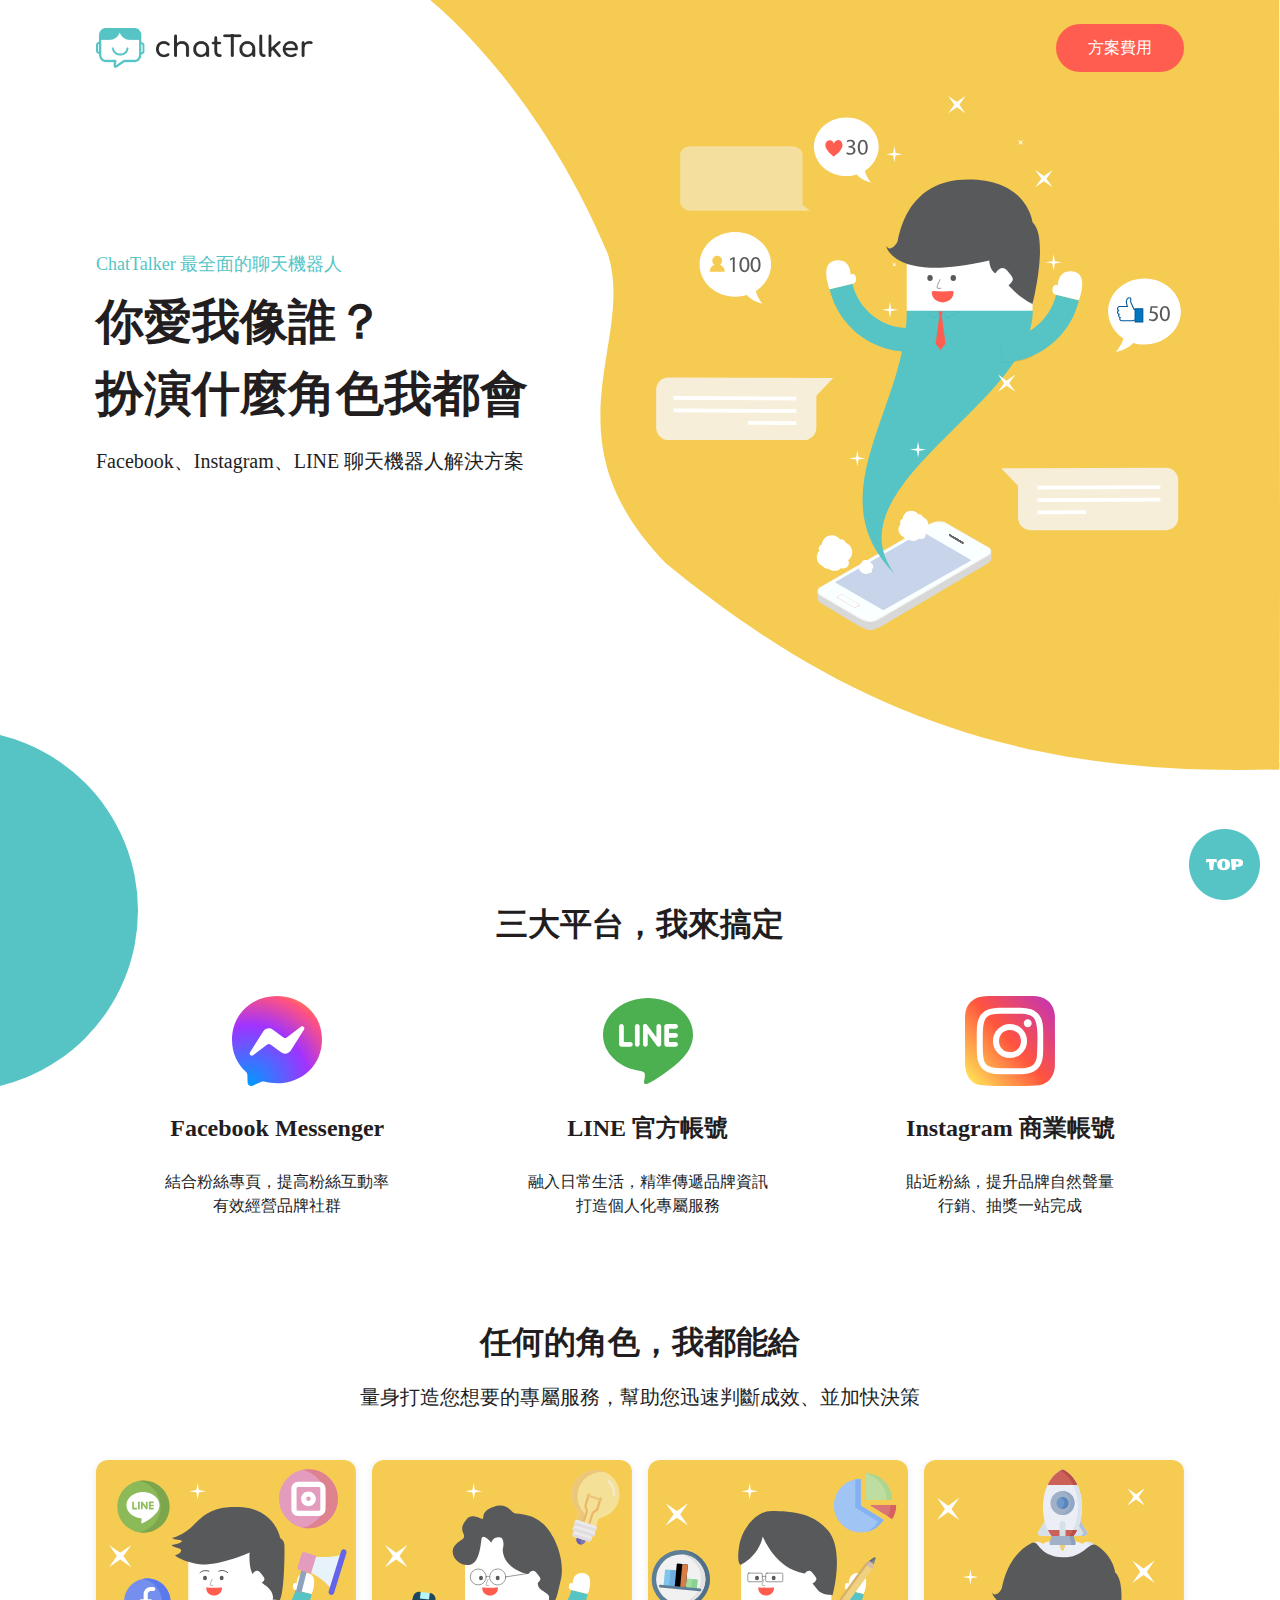
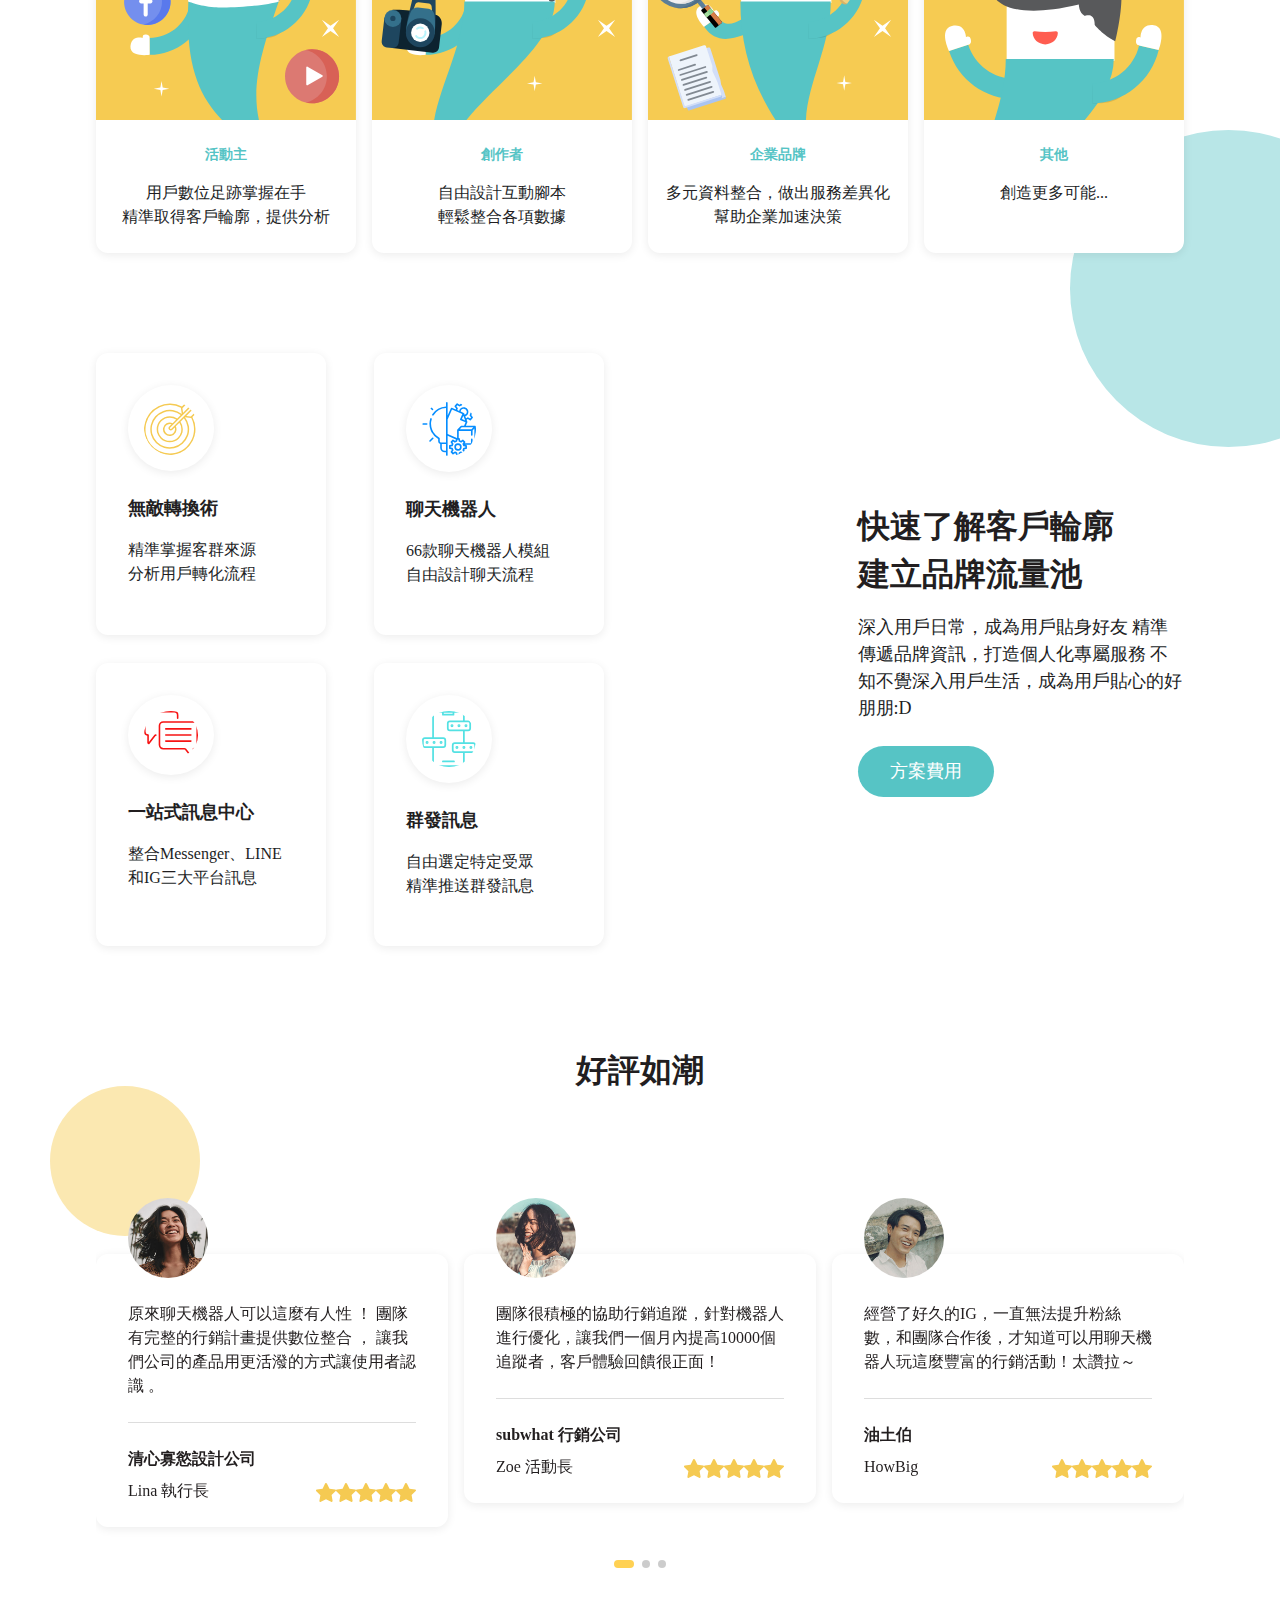
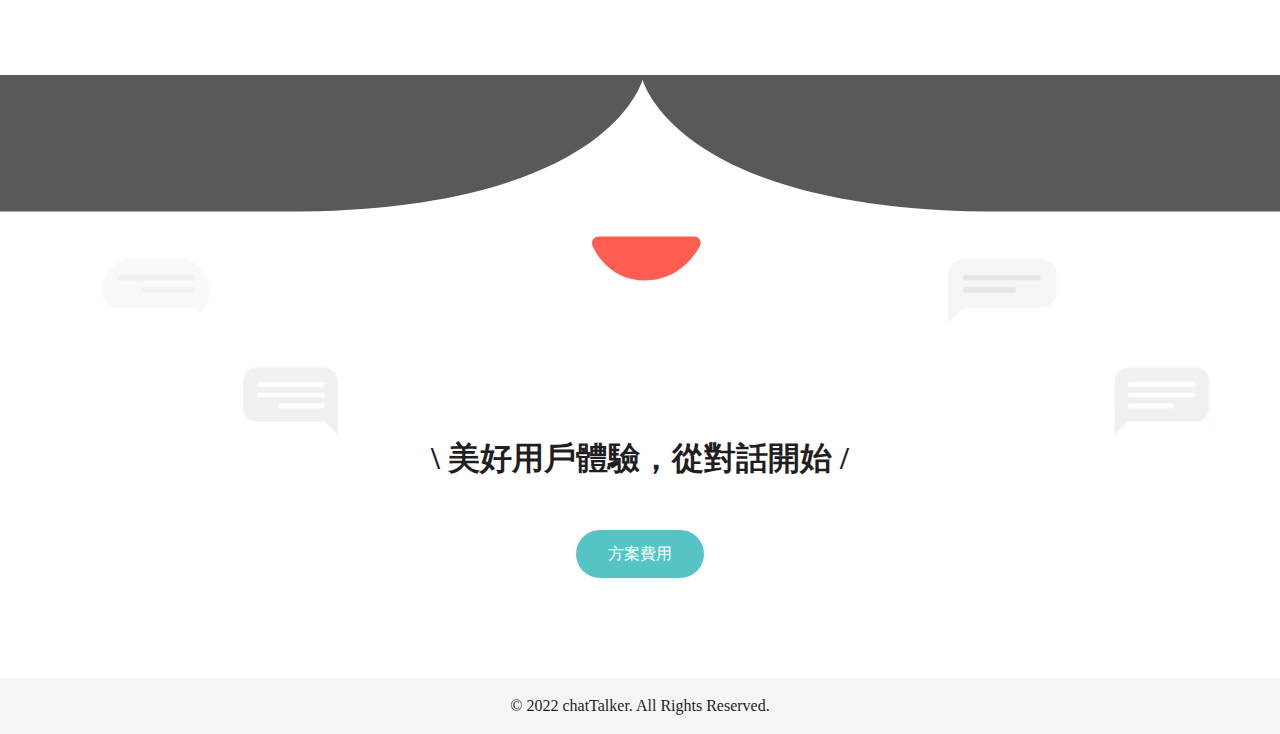
<file: index.html>
<!DOCTYPE html>
<html lang="en">

<head>
    <meta charset="UTF-8">
    <meta http-equiv="X-UA-Compatible" content="IE=edge">
    <meta name="viewport" content="width=device-width, initial-scale=1.0">
    <link rel="stylesheet" href="https://unpkg.com/swiper@8/swiper-bundle.min.css" />
    <link rel="stylesheet" href="scss/all.css">

    <title>ChatTalker</title>
</head>

<body>
    <a href="#" class="sitckey">
        <img src="img/top.png" alt="top">
    </a>
    <!-- ChatTalker 最全面的聊天機器人 -->
    <header class="header h100 bg-header ">
        <div class="navbar container mb-lg-5">
            <a href="index.html">
                <img src="img/logo.png" alt="chatTalker" class="navbar-logo">
            </a>
            <a href="cost.html" class="btn btn-warning btn-lg btn-round">方案費用</a>
        </div>
        <div class="container">
            <div class="banner">
                <div class="banner-title">
                    <span class="text-secondary font-4 font-lg-4 mb-1">ChatTalker 最全面的聊天機器人</span>
                    <h1 class="font-lg-1 mb-2">
                        你愛我像誰？<br>扮演什麼角色我都會
                    </h1>
                    <p class="font-3 font-lg-4">Facebook、Instagram、LINE 聊天機器人解決方案</p>
                </div>
                <div class="banner-img"></div>
            </div>
        </div>
        <div class="ball-top"></div>
    </header>
    <!-- 三大平台，我來搞定 -->
    <section class="container mb-7 mb-lg-7">
        <h2 class="text-center font-1 font-lg-2 mb-5 mb-lg-5">三大平台，我來搞定</h2>
        <ul class="d-flex justify-content-around text-center flex-lg-column">
            <li class="card mb-lg-4 bg-transparent">
                <img src="img/messenger.svg" alt="" class="card-img w-img-3 mb-3 mb-lg-2">
                <h3 class="font-2 font-lg-3 mb-3 mb-lg-2">Facebook Messenger</h3>
                <p>結合粉絲專頁，提高粉絲互動率 <br> 有效經營品牌社群</p>
            </li>
            <li class="card mb-lg-4 bg-transparent">
                <img src="img/line.svg" alt="" class="card-img w-img-3 mb-3 mb-lg-2">
                <h3 class="font-2 font-lg-3 mb-3 mb-lg-2">LINE 官方帳號</h3>
                <p>融入日常生活，精準傳遞品牌資訊 <br> 打造個人化專屬服務</p>
            </li>
            <li class="card mb-lg-4 bg-transparent">
                <img src="img/instagram.svg" alt="" class="card-img w-img-3 mb-3 mb-lg-2">
                <h3 class="font-2 font-lg-3 mb-3 mb-lg-2">Instagram 商業帳號</h3>
                <p>貼近粉絲，提升品牌自然聲量 <br> 行銷、抽獎一站完成</p>
            </li>
        </ul>
    </section>
    <!-- 任何的角色，我都能給 -->
    <section class="mb-7 mb-lg-7 position-relative ">
        <div class="ball-center"></div>
        <div class="container">
            <h2 class="text-center font-1 font-lg-2 mb-2">任何的角色，我都能給</h2>
            <p class="text-center font-3 font-lg-3 mb-5 mb-lg-5">量身打造您想要的專屬服務，幫助您迅速判斷成效、並加快決策</p>
            <ul class="d-flex text-center gap-column-1 flex-lg-wrap justify-lg-content-center">
                <li class="card shadow mb-lg-4 w-lg-50 w-sm-100">
                    <img src="img/ch01.svg" alt="" class="card-img">
                    <div class="card-body pt-2 ps-1 pe-1 pb-2">
                        <h3 class="font-5 text-secondary mb-2">活動主</h3>
                        <p>用戶數位足跡掌握在手 <br> 精準取得客戶輪廓，提供分析</p>
                    </div>
                </li>
                <li class="card shadow mb-lg-4 w-lg-50 w-sm-100">
                    <img src="img/ch02.svg" alt="" class="card-img">
                    <div class="card-body pt-2 ps-1 pe-1 pb-2">
                        <h3 class="font-5 text-secondary mb-2">創作者</h3>
                        <p>自由設計互動腳本 <br> 輕鬆整合各項數據</p>
                    </div>
                </li>
                <li class="card shadow mb-lg-4 w-lg-50 w-sm-100">
                    <img src="img/ch03.svg" alt="" class="card-img">
                    <div class="card-body pt-2 ps-1 pe-1 pb-2">
                        <h3 class="font-5 text-secondary mb-2">企業品牌</h3>
                        <p>多元資料整合，做出服務差異化<br> 幫助企業加速決策</p>
                    </div>
                </li>
                <li class="card shadow mb-lg-4 w-lg-50 w-sm-100">
                    <img src="img/ch04.svg" alt="" class="card-img">
                    <div class="card-body pt-2 ps-1 pe-1 pb-2">
                        <h3 class="font-5 text-secondary mb-2">其他</h3>
                        <p>創造更多可能...</p>
                    </div>
                </li>
            </ul>
        </div>
    </section>
    <!-- 快速了解客戶輪廓 建立品牌流量池 -->
    <section class="container mb-7 mb-lg-7">
        <div class="d-flex justify-content-between align-items-center flex-row-reverse flex-lg-column">
            <div class="mb-lg-5 w-30 w-lg-100 text-lg-center">
                <h2 class="font-1 font-lg-2 mb-2">快速了解客戶輪廓 <br> 建立品牌流量池</h2>
                <p class="font-4 font-lg-4 mb-3 mb-lg-2">深入用戶日常，成為用戶貼身好友 精準傳遞品牌資訊，打造個人化專屬服務 不知不覺深入用戶生活，成為用戶貼心的好朋朋:D</p>
                <a href="#" class="btn btn-primary btn-round font-4">方案費用</a>
            </div>
            <ul class="d-flex flex-wrap justify-lg-content-center gap-row-1 gap-column-3 flex-md-column">
                <li class="card shadow flex w-1 pt-3 ps-3 pe-3 pb-4">
                    <img src="img/icon01.svg" alt="" class="card-img rounded-pill shadow mb-3 w-img-2 p-1">
                    <div class="card-body">
                        <h3 class="font-4 mb-2 mb-lg-3">無敵轉換術</h3>
                        <p>精準掌握客群來源<br> 分析用戶轉化流程</p>
                    </div>
                </li>
                <li class="card shadow flex w-1 pt-3 ps-3 pe-3 pb-4">
                    <img src="img/icon02.svg" alt="" class="card-img rounded-pill shadow mb-3 w-img-2 p-1">
                    <div class="card-body">
                        <h3 class="font-4 mb-2 mb-lg-3">聊天機器人</h3>
                        <p>66款聊天機器人模組<br> 自由設計聊天流程</p>
                    </div>
                </li>
                <li class="card shadow flex w-1 pt-3 ps-3 pe-3 pb-4">
                    <img src="img/icon03.svg" alt="" class="card-img rounded-pill shadow mb-3 w-img-2 p-1">
                    <div class="card-body">
                        <h3 class="font-4 mb-2 mb-lg-3">一站式訊息中心</h3>
                        <p>整合Messenger、LINE<br>和IG三大平台訊息</p>
                    </div>
                </li>
                <li class="card shadow flex w-1 pt-3 ps-3 pe-3 pb-4">
                    <img src="img/icon04.svg" alt="" class="card-img rounded-pill shadow mb-3 w-img-2 p-1">
                    <div class="card-body">
                        <h3 class="font-4 mb-2 mb-lg-3">群發訊息</h3>
                        <p>自由選定特定受眾<br> 精準推送群發訊息</p>
                    </div>
                </li>
            </ul>
        </div>
    </section>
    <!-- 好評如潮 -->
    <section class="mb-7 mb-lg-7 position-relative">
        <div class="ball-end"></div>
        <h2 class="font-1 font-lg-2 text-center mb-7 mb-lg-8">好評如潮</h2>
        <div class="container">
            <!-- 輪播 -->
            <div class="swiper" id="mySwiper">
                <ul class="swiper-wrapper mb-1 align-items-stretch">
                    <li class="card swiper-slide shadow pt-5 pt-4 ps-3 pe-3 pb-2 ps-lg-1 pe-lg-1 pb-lg-1">
                        <img src="img/user01.jpg" alt=""
                            class="card-img w-img-1 rounded-pill position-absolute top--56 start-32">
                        <div class="card-body mb-3 mb-lg-2">
                            <p>原來聊天機器人可以這麼有人性 ！ 團隊有完整的行銷計畫提供數位整合 ， 讓我們公司的產品用更活潑的方式讓使用者認識 。 </p>
                        </div>
                        <div class="card-footer">
                            <h3 class="mb-1">清心寡慾設計公司</h3>
                            <div class="d-flex justify-content-between">
                                <p>Lina 執行長</p>
                                <ul class="d-flex">
                                    <li><img src="img/icon_star.svg" alt="star"></li>
                                    <li><img src="img/icon_star.svg" alt="star"></li>
                                    <li><img src="img/icon_star.svg" alt="star"></li>
                                    <li><img src="img/icon_star.svg" alt="star"></li>
                                    <li><img src="img/icon_star.svg" alt="star"></li>
                                </ul>
                            </div>
                        </div>
                    </li>
                    <li class="card swiper-slide shadow pt-5 pt-4 ps-3 pe-3 pb-2 ps-lg-1 pe-lg-1 pb-lg-1">
                        <img src="img/user02.jpg" alt=""
                            class="card-img w-img-1 rounded-pill position-absolute top--56 start-32">
                        <div class="card-body mb-3 mb-lg-2">
                            <p>團隊很積極的協助行銷追蹤，針對機器人進行優化，讓我們一個月內提高10000個追蹤者，客戶體驗回饋很正面！</p>
                        </div>
                        <div class="card-footer">
                            <h3 class="mb-1">subwhat 行銷公司</h3>
                            <div class="d-flex justify-content-between">
                                <p>Zoe 活動長</p>
                                <ul class="d-flex">
                                    <li><img src="img/icon_star.svg" alt="star"></li>
                                    <li><img src="img/icon_star.svg" alt="star"></li>
                                    <li><img src="img/icon_star.svg" alt="star"></li>
                                    <li><img src="img/icon_star.svg" alt="star"></li>
                                    <li><img src="img/icon_star.svg" alt="star"></li>
                                </ul>
                            </div>
                        </div>
                    </li>
                    <li class="card swiper-slide shadow pt-5 pt-4 ps-3 pe-3 pb-2 ps-lg-1 pe-lg-1 pb-lg-1">
                        <img src="img/user03.jpg" alt=""
                            class="card-img w-img-1 rounded-pill position-absolute top--56 start-32">
                        <div class="card-body mb-3 mb-lg-2">
                            <p>經營了好久的IG，一直無法提升粉絲數，和團隊合作後，才知道可以用聊天機器人玩這麼豐富的行銷活動！太讚拉～</p>
                        </div>
                        <div class="card-footer">
                            <h3 class="mb-1">油土伯</h3>
                            <div class="d-flex justify-content-between">
                                <p>HowBig</p>
                                <ul class="d-flex">
                                    <li><img src="img/icon_star.svg" alt="star"></li>
                                    <li><img src="img/icon_star.svg" alt="star"></li>
                                    <li><img src="img/icon_star.svg" alt="star"></li>
                                    <li><img src="img/icon_star.svg" alt="star"></li>
                                    <li><img src="img/icon_star.svg" alt="star"></li>
                                </ul>
                            </div>
                        </div>
                    </li>
                    <li class="card swiper-slide shadow pt-5 pt-4 ps-3 pe-3 pb-2 ps-lg-1 pe-lg-1 pb-lg-1">
                        <img src="img/user03.jpg" alt=""
                            class="card-img w-img-1 rounded-pill position-absolute top--56 start-32">
                        <div class="card-body mb-3 mb-lg-2">
                            <p>經營了好久的IG，一直無法提升粉絲數，和團隊合作後，才知道可以用聊天機器人玩這麼豐富的行銷活動！太讚拉～</p>
                        </div>
                        <div class="card-footer">
                            <h3 class="mb-1">油土伯</h3>
                            <div class="d-flex justify-content-between">
                                <p>HowBig</p>
                                <ul class="d-flex">
                                    <li><img src="img/icon_star.svg" alt="star"></li>
                                    <li><img src="img/icon_star.svg" alt="star"></li>
                                    <li><img src="img/icon_star.svg" alt="star"></li>
                                    <li><img src="img/icon_star.svg" alt="star"></li>
                                    <li><img src="img/icon_star.svg" alt="star"></li>
                                </ul>
                            </div>
                        </div>
                    </li>
                    <li class="card swiper-slide shadow pt-5 pt-4 ps-3 pe-3 pb-2 ps-lg-1 pe-lg-1 pb-lg-1">
                        <img src="img/user02.jpg" alt=""
                            class="card-img w-img-1 rounded-pill position-absolute top--56 start-32">
                        <div class="card-body mb-3 mb-lg-2">
                            <p>團隊很積極的協助行銷追蹤，針對機器人進行優化，讓我們一個月內提高10000個追蹤者，客戶體驗回饋很正面！</p>
                        </div>
                        <div class="card-footer">
                            <h3 class="mb-1">subwhat 行銷公司</h3>
                            <div class="d-flex justify-content-between">
                                <p>Zoe 活動長</p>
                                <ul class="d-flex">
                                    <li><img src="img/icon_star.svg" alt="star"></li>
                                    <li><img src="img/icon_star.svg" alt="star"></li>
                                    <li><img src="img/icon_star.svg" alt="star"></li>
                                    <li><img src="img/icon_star.svg" alt="star"></li>
                                    <li><img src="img/icon_star.svg" alt="star"></li>
                                </ul>
                            </div>
                        </div>
                    </li>
                </ul>
                <div class="swiper-pagination"></div>
            </div>
        </div>
    </section>
    <!-- \ 美好用戶體驗，從對話開始 / -->
    <section class="user mb-7 mb-lg-7">
        <h2 class="font-1 font-lg-3 mb-5 mb-lg-4">\ 美好用戶體驗，從對話開始 /</h2>
        <a href="cost.html" class="btn btn-primary btn-round">方案費用</a>
    </section>
    <footer class="bg-gray pt-1 pb-1 ">
        <p class="text-center">© 2022 chatTalker. All Rights Reserved.</p>
    </footer>
    <script src="https://unpkg.com/swiper@8/swiper-bundle.min.js"></script>
    <script src="js/swiper.js"></script>

</body>

</html>
</file>
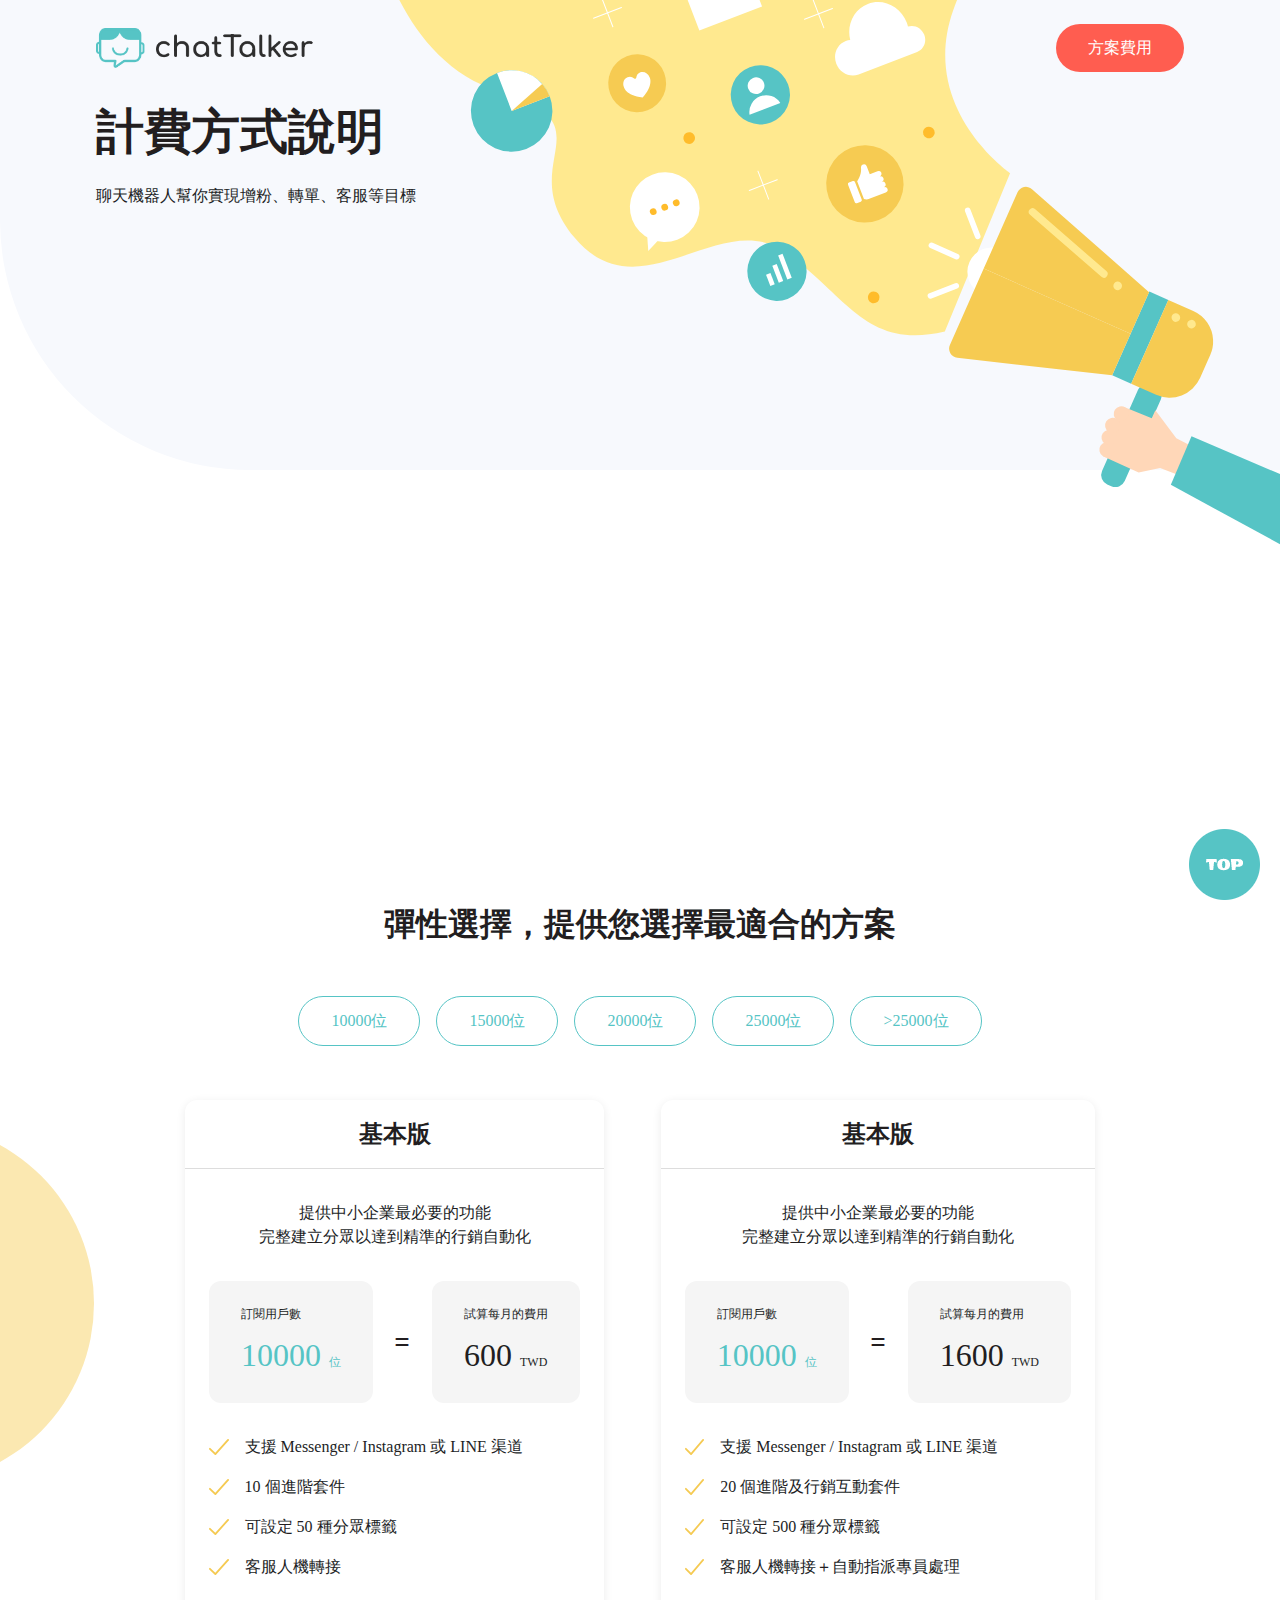
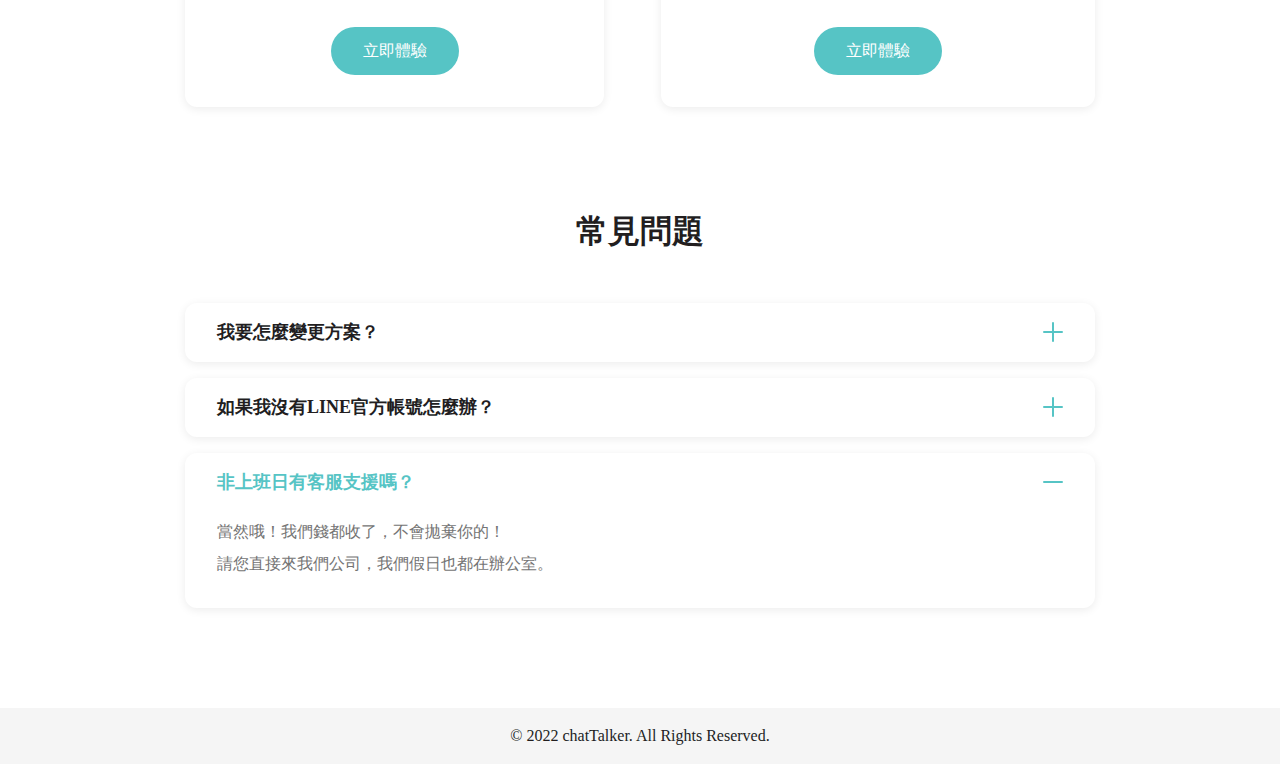
<file: cost.html>
<!DOCTYPE html>
<html lang="en">

<head>
    <meta charset="UTF-8">
    <meta http-equiv="X-UA-Compatible" content="IE=edge">
    <meta name="viewport" content="width=device-width, initial-scale=1.0">
    <link rel="stylesheet"
        href="https://fonts.googleapis.com/css2?family=Material+Symbols+Outlined:opsz,wght,FILL,GRAD@20..48,100..700,0..1,-50..200" />
    <link rel="stylesheet" href="https://cdnjs.cloudflare.com/ajax/libs/font-awesome/6.1.1/css/all.min.css">
    <link rel="stylesheet" href="scss/all.css">
    <title>方案費用</title>
</head>

<body>
    <a href="#" class="sitckey">
        <img src="img/top.png" alt="top">
    </a>
    <header class="header cost-header">
        <div class="cost-bg"></div>
        <div class="navbar container mb-lg-5">
            <a href="index.html">
                <img src="img/logo.png" alt="chatTalker" class="navbar-logo">
            </a>
            <a href="#" class="btn btn-warning btn-lg btn-round">方案費用</a>
        </div>
        <div class="container">
            <h1 class="font-lg-1 mb-2">計費方式說明</h1>
            <p>聊天機器人幫你實現增粉、轉單、客服等目標</p>
        </div>

    </header>
    <!-- 彈性選擇，提供您選擇最適合的方案 -->
    <section class="mb-7 mb-lg-7 cost-ball">
        <div class="wrap">
            <h2 class="font-1 font-lg-2 mb-5 mb-lg-4 text-center">彈性選擇，提供您選擇最適合的方案</h2>
            <ul class="btn-group gap-column-1 justify-lg-content-start mb-6 mb-lg-5 js-people">
                <li>
                    <a href=" #" class="btn btn-outline-secondary btn-round btn-sm" data-num="10000" data-multiple="1">
                        10000位
                    </a>
                </li>
                <li>
                    <a href="#" class="btn btn-outline-secondary btn-round btn-sm" data-num="15000" data-multiple="2">
                        15000位
                    </a>
                </li>
                <li>
                    <a href="#" class="btn btn-outline-secondary btn-round btn-sm" data-num="20000" data-multiple="3">
                        20000位
                    </a>
                </li>
                <li>
                    <a href="#" class="btn btn-outline-secondary btn-round btn-sm" data-num="25000" data-multiple="4">
                        25000位
                    </a>
                </li>
                <li>
                    <a href="#" class="btn btn-outline-secondary btn-round btn-sm" data-num=">25000" data-multiple="5">
                        >25000位
                    </a>
                </li>
            </ul>
            <ul class="d-flex flex-wrap justify-content-between justify-lg-content-center">
                <li class="card shadow mb-lg-4">
                    <h3 class="font-2 text-center pt-1 pb-1 border-bottom-1">基本版</h3>
                    <div class="card-body d-flex flex-column pt-3 pb-3 ps-2 pe-2 pt-lg-22 pb-lg-2 ps-lg-1 pe-lg-1">
                        <p class="text-center mb-4">提供中小企業最必要的功能 <br> 完整建立分眾以達到精準的行銷自動化</p>
                        <div
                            class="d-flex align-items-center justify-content-between mb-4 gap-column-2 gap-column-lg-1">
                            <div class="bg-gray rounded-1 pt-2 pb-2 ps-3 pe-3 pt-lg-1 pb-lg-1 ps-lg-2 pe-lg-2">
                                <p class="font-6 mb-1">訂閱用戶數</p>
                                <div class="js-baseNum">
                                    <span class="font-1 font-lg-2 text-secondary text-nowrap">10000 <sub
                                            class="font-6">位</sub>
                                    </span>
                                </div>
                            </div>
                            <i class="fa-solid fa-equals"></i>
                            <div class="bg-gray rounded-1 pt-2 pb-2 ps-3 pe-3 pt-lg-1 pb-lg-1 ps-lg-2 pe-lg-2">
                                <p class="font-6 mb-1">試算每月的費用</p>
                                <div class="js-basePrice">
                                    <span class="font-1 font-lg-2 text-nowrap">600 <sub class="font-6">TWD</sub>
                                    </span>
                                </div>
                            </div>
                        </div>
                        <ul class="mb-4">
                            <li class="d-flex mb-2">
                                <img src="img/icon_check.svg" alt="check">
                                <p class="ps-1">支援 Messenger / Instagram 或 LINE 渠道</p>
                            </li>
                            <li class="d-flex mb-2">
                                <img src="img/icon_check.svg" alt="check">
                                <p class="ps-1">10 個進階套件</p>
                            </li>
                            <li class="d-flex mb-2">
                                <img src="img/icon_check.svg" alt="check">
                                <p class="ps-1">可設定 50 種分眾標籤</p>
                            </li>
                            <li class="d-flex mb-2">
                                <img src="img/icon_check.svg" alt="check">
                                <p class="ps-1">客服人機轉接</p>
                            </li>
                        </ul>
                        <a href="#" class="btn btn-primary btn-round align-self-center">立即體驗</a>
                    </div>
                </li>
                <li class="card shadow">
                    <h3 class="font-2 text-center pt-1 pb-1 border-bottom-1">基本版</h3>
                    <div class="card-body d-flex flex-column pt-3 pb-3 ps-2 pe-2 pt-lg-22 pb-lg-2 ps-lg-1 pe-lg-1">
                        <p class="text-center mb-4">提供中小企業最必要的功能 <br> 完整建立分眾以達到精準的行銷自動化</p>
                        <div
                            class="d-flex align-items-center justify-content-between mb-4 gap-column-2 gap-column-lg-1">
                            <div class="bg-gray rounded-1 pt-2 pb-2 ps-3 pe-3 pt-lg-1 pb-lg-1 ps-lg-2 pe-lg-2">
                                <p class="font-6 mb-1">訂閱用戶數</p>
                                <div class="js-proNum">
                                    <span class="font-1 font-lg-2 text-secondary text-nowrap">10000 <sub
                                            class="font-6">位</sub>
                                    </span>
                                </div>
                            </div>
                            <i class="fa-solid fa-equals"></i>
                            <div class="bg-gray rounded-1 pt-2 pb-2 ps-3 pe-3 pt-lg-1 pb-lg-1 ps-lg-2 pe-lg-2">
                                <p class="font-6 mb-1">試算每月的費用</p>
                                <div class="js-proPrice">
                                    <span class="font-1 font-lg-2 text-nowrap">1600 <sub class="font-6">TWD</sub>
                                    </span>
                                </div>
                            </div>
                        </div>
                        <ul class="mb-4">
                            <li class="d-flex mb-2">
                                <img src="img/icon_check.svg" alt="check">
                                <p class="ps-1">支援 Messenger / Instagram 或 LINE 渠道</p>
                            </li>
                            <li class="d-flex mb-2">
                                <img src="img/icon_check.svg" alt="check">
                                <p class="ps-1">20 個進階及行銷互動套件</p>
                            </li>
                            <li class="d-flex mb-2">
                                <img src="img/icon_check.svg" alt="check">
                                <p class="ps-1">可設定 500 種分眾標籤</p>
                            </li>
                            <li class="d-flex mb-2">
                                <img src="img/icon_check.svg" alt="check">
                                <p class="ps-1">客服人機轉接＋自動指派專員處理</p>
                            </li>
                        </ul>
                        <a href="#" class="btn btn-primary btn-round align-self-center">立即體驗</a>
                    </div>
                </li>
            </ul>
        </div>
    </section>
    <section class="mb-7 mb-lg-7">
        <div class="wrap">
            <h2 class="font-1 font-lg-2 mb-5 mb-lg-5 text-center">常見問題</h2>
            <ul>
                <li class="shadow rounded-1 pt-1 pb-1 ps-3 pe-3 mb-2">
                    <div class="d-flex justify-content-between">
                        <h3 class="font-4">我要怎麼變更方案？</h3>
                        <a href="#">
                            <img src="img/icon_plus.svg" alt="">
                        </a>
                    </div>
                    <div class="d-none pt-2 pb-1">
                        <p class="text-gary mb-1">當然哦！我們錢都收了，不會拋棄你的！</p>
                        <p class="text-gary"> 請您直接來我們公司，我們假日也都在辦公室。</p>
                    </div>
                </li>
                <li class="shadow rounded-1 pt-1 pb-1 ps-3 pe-3 mb-2">
                    <div class="d-flex justify-content-between">
                        <h3 class="font-4">如果我沒有LINE官方帳號怎麼辦？</h3>
                        <a href="#">
                            <img src="img/icon_plus.svg" alt="">
                        </a>
                    </div>
                    <div class="d-none pt-2 pb-1">
                        <p class="text-gary mb-1">當然哦！我們錢都收了，不會拋棄你的！</p>
                        <p class="text-gary"> 請您直接來我們公司，我們假日也都在辦公室。</p>
                    </div>
                </li>
                <li class="shadow rounded-1 pt-1 pb-1 ps-3 pe-3">
                    <div class="d-flex justify-content-between">
                        <h3 class="font-4 text-secondary">非上班日有客服支援嗎？</h3>
                        <a href="#">
                            <img src="img/icon_minus.svg" alt="">
                        </a>
                    </div>
                    <div class="pt-2 pb-1">
                        <p class="text-gary mb-1">當然哦！我們錢都收了，不會拋棄你的！</p>
                        <p class="text-gary"> 請您直接來我們公司，我們假日也都在辦公室。</p>
                    </div>
                </li>
            </ul>
        </div>
    </section>
    <footer class="bg-gray pt-1 pb-1 ">
        <p class="text-center">© 2022 chatTalker. All Rights Reserved.</p>
    </footer>
    <script src="js/all.js"></script>
</body>

</html>
</file>
<file: scss/all.css>
@charset "UTF-8";
@import url("https://fonts.googleapis.com/css2?family=Comfortaa&family=Noto+Sans+TC:wght@400;700&family=Wendy+One&display=swap");
html,
body,
div,
span,
applet,
object,
iframe,
h1,
h2,
h3,
h4,
h5,
h6,
p,
blockquote,
pre,
a,
abbr,
acronym,
address,
big,
cite,
code,
del,
dfn,
em,
img,
ins,
kbd,
q,
s,
samp,
small,
strike,
strong,
sub,
sup,
tt,
var,
b,
u,
i,
center,
dl,
dt,
dd,
ol,
ul,
li,
fieldset,
form,
label,
legend,
table,
caption,
tbody,
tfoot,
thead,
tr,
th,
td,
article,
aside,
canvas,
details,
embed,
figure,
figcaption,
footer,
header,
hgroup,
menu,
nav,
output,
ruby,
section,
summary,
time,
mark,
audio,
video {
  margin: 0;
  padding: 0;
  border: 0;
  font-size: 100%;
  font: inherit;
  vertical-align: baseline;
}

/* HTML5 display-role reset for older browsers */
article,
aside,
details,
figcaption,
figure,
footer,
header,
hgroup,
menu,
nav,
section {
  display: block;
}

body {
  line-height: 1;
}

ol,
ul {
  list-style: none;
}

blockquote,
q {
  quotes: none;
}

blockquote:before,
blockquote:after,
q:before,
q:after {
  content: '';
  content: none;
}

table {
  border-collapse: collapse;
  border-spacing: 0;
}

/*主色設定*/
/*p段落color*/
/*文字*/
/*間距*/
/*按鈕*/
/*間距*/
/*width*/
.container {
  max-width: 1088px;
  margin: 0 auto;
}

@media (max-width: 768px) {
  .container {
    padding-right: 20px;
    padding-left: 20px;
  }
}

.wrap {
  max-width: 910px;
  margin: 0 auto;
}

@media (max-width: 768px) {
  .wrap {
    padding-right: 20px;
    padding-left: 20px;
  }
}

@media (max-width: 576px) {
  .wrap {
    padding-right: 12px;
    padding-left: 12px;
  }
}

.navbar {
  display: -webkit-box;
  display: -ms-flexbox;
  display: flex;
  -webkit-box-pack: justify;
      -ms-flex-pack: justify;
          justify-content: space-between;
  -webkit-box-align: center;
      -ms-flex-align: center;
          align-items: center;
  padding-top: 24px;
  padding-bottom: 24px;
}

.navbar-logo {
  height: 40px;
}

@media (max-width: 768px) {
  .navbar {
    border-bottom: 2px solid #FFD153;
    padding-top: 16px;
    padding-bottom: 16px;
  }
  .navbar-logo {
    height: 24px;
  }
}

.card {
  border-radius: 12px;
  position: relative;
  background: white;
}

.card-img {
  width: 100%;
  border-top-right-radius: 12px;
  border-top-left-radius: 12px;
}

.card-footer {
  padding-top: 24px;
  border-top: 1px solid #DDDDDD;
}

/*按鈕*/
.btn {
  display: inline-block;
  font-weight: 400;
  line-height: 1.5;
  text-align: center;
  text-decoration: none;
  vertical-align: middle;
  border: 0;
  padding: 12px 32px;
  font-size: 1rem;
  border-radius: 0.25rem;
  word-spacing: normal;
}

.btn-group {
  display: -webkit-box;
  display: -ms-flexbox;
  display: flex;
  -webkit-box-pack: center;
      -ms-flex-pack: center;
          justify-content: center;
  overflow-x: auto;
  white-space: nowrap;
}

@media (max-width: 768px) {
  .btn-lg {
    padding: 8px 32px;
  }
}

@media (max-width: 576px) {
  .btn-sm {
    padding: 8px 16px;
  }
}

.btn-round {
  border-radius: 32px;
}

.btn-primary {
  background: #56C4C5;
}

.btn-primary:hover {
  background: #2e8687;
}

.btn-warning {
  background: #FF5D50;
}

.btn-warning:hover {
  background: #e91100;
}

.btn-outline-secondary {
  border: 1px solid #56C4C5;
  color: #56C4C5;
}

.btn-outline-secondary:hover {
  background: #56C4C5;
  color: #fff;
}

.btn-outline-secondary:focus {
  background: #56C4C5;
  color: #fff;
}

/*swiper*/
.swiper {
  padding-top: 60px;
}

.swiper-pagination {
  position: static;
  margin-top: 24px;
}

.swiper-pagination-bullet-active {
  width: 20px;
  border-radius: 8px;
  background: #FFD153;
}

.mb-1 {
  margin-bottom: 8px;
}

.mb-2 {
  margin-bottom: 16px;
}

.mb-3 {
  margin-bottom: 24px;
}

.mb-4 {
  margin-bottom: 32px;
}

.mb-5 {
  margin-bottom: 48px;
}

.mb-6 {
  margin-bottom: 54px;
}

.mb-7 {
  margin-bottom: 100px;
}

@media (max-width: 768px) {
  .mb-lg-1 {
    margin-bottom: 8px;
  }
  .mb-lg-2 {
    margin-bottom: 16px;
  }
  .mb-lg-3 {
    margin-bottom: 20px;
  }
  .mb-lg-4 {
    margin-bottom: 24px;
  }
  .mb-lg-5 {
    margin-bottom: 32px;
  }
  .mb-lg-6 {
    margin-bottom: 48px;
  }
  .mb-lg-7 {
    margin-bottom: 60px;
  }
  .mb-lg-8 {
    margin-bottom: 88px;
  }
}

.p-1 {
  padding: 16px;
}

.pt-1 {
  padding-top: 16px;
}

.pt-2 {
  padding-top: 24px;
}

.pt-3 {
  padding-top: 32px;
}

.pt-4 {
  padding-top: 48px;
}

@media (max-width: 768px) {
  .pt-lg-1 {
    padding-top: 16px;
  }
  .pt-lg-2 {
    padding-top: 24px;
  }
}

.pb-1 {
  padding-bottom: 16px;
}

.pb-2 {
  padding-bottom: 24px;
}

.pb-3 {
  padding-bottom: 32px;
}

.pb-4 {
  padding-bottom: 48px;
}

@media (max-width: 768px) {
  .pb-lg-1 {
    padding-bottom: 16px;
  }
  .pb-lg-2 {
    padding-bottom: 24px;
  }
}

.ps-1 {
  padding-left: 16px;
}

.ps-2 {
  padding-left: 24px;
}

.ps-3 {
  padding-left: 32px;
}

@media (max-width: 768px) {
  .ps-lg-1 {
    padding-left: 16px;
  }
  .ps-lg-2 {
    padding-left: 24px;
  }
}

.pe-1 {
  padding-right: 16px;
}

.pe-2 {
  padding-right: 24px;
}

.pe-3 {
  padding-right: 32px;
}

@media (max-width: 768px) {
  .pe-lg-1 {
    padding-right: 16px;
  }
  .pe-lg-2 {
    padding-right: 24px;
  }
}

/*gap*/
/*垂直*/
.gap-row-1 {
  row-gap: 28px;
}

/*水平*/
.gap-column-1 {
  -webkit-column-gap: 16px;
          column-gap: 16px;
}

.gap-column-2 {
  -webkit-column-gap: 22px;
          column-gap: 22px;
}

.gap-column-3 {
  -webkit-column-gap: 48px;
          column-gap: 48px;
}

@media (max-width: 768px) {
  .gap-column-lg-1 {
    -webkit-column-gap: 6px;
            column-gap: 6px;
  }
}

/*字型大小*/
.font-1 {
  font-size: 32px;
}

.font-2 {
  font-size: 24px;
}

.font-3 {
  font-size: 20px;
}

.font-4 {
  font-size: 18px;
}

.font-5 {
  font-size: 14px;
}

.font-6 {
  font-size: 12px;
}

@media (max-width: 768px) {
  .font-lg-1 {
    font-size: 32px;
  }
  .font-lg-2 {
    font-size: 28px;
  }
  .font-lg-3 {
    font-size: 24px;
  }
  .font-lg-4 {
    font-size: 18px;
  }
  .font-lg-5 {
    font-size: 16px;
  }
  .font-lg-6 {
    font-size: 14px;
  }
}

/*字型*/
/*flex*/
.d-flex {
  display: -webkit-box;
  display: -ms-flexbox;
  display: flex;
}

.d-none {
  display: none;
}

@media (max-width: 768px) {
  .d-lg-none {
    display: none;
  }
}

.flex-wrap {
  -ms-flex-wrap: wrap;
      flex-wrap: wrap;
}

.flex-column {
  -webkit-box-orient: vertical;
  -webkit-box-direction: normal;
      -ms-flex-direction: column;
          flex-direction: column;
}

.flex-row-reverse {
  -webkit-box-orient: horizontal;
  -webkit-box-direction: reverse;
      -ms-flex-direction: row-reverse;
          flex-direction: row-reverse;
}

@media (max-width: 768px) {
  .flex-lg-wrap {
    -ms-flex-wrap: wrap;
        flex-wrap: wrap;
  }
  .flex-lg-column {
    -webkit-box-orient: vertical;
    -webkit-box-direction: normal;
        -ms-flex-direction: column;
            flex-direction: column;
  }
}

@media (max-width: 576px) {
  .flex-md-column {
    -webkit-box-orient: vertical;
    -webkit-box-direction: normal;
        -ms-flex-direction: column;
            flex-direction: column;
  }
}

.justify-content-center {
  -webkit-box-pack: center;
      -ms-flex-pack: center;
          justify-content: center;
}

.justify-content-around {
  -ms-flex-pack: distribute;
      justify-content: space-around;
}

.justify-content-between {
  -webkit-box-pack: justify;
      -ms-flex-pack: justify;
          justify-content: space-between;
}

@media (max-width: 768px) {
  .justify-lg-content-start {
    -webkit-box-pack: start;
        -ms-flex-pack: start;
            justify-content: flex-start;
  }
  .justify-lg-content-center {
    -webkit-box-pack: center;
        -ms-flex-pack: center;
            justify-content: center;
  }
  .justify-lg-content-between {
    -webkit-box-pack: justify;
        -ms-flex-pack: justify;
            justify-content: space-between;
  }
}

.align-items-center {
  -webkit-box-align: center;
      -ms-flex-align: center;
          align-items: center;
}

.align-items-stretch {
  -webkit-box-align: stretch;
      -ms-flex-align: stretch;
          align-items: stretch;
}

.align-self-center {
  -ms-flex-item-align: center;
      -ms-grid-row-align: center;
      align-self: center;
}

/*定位*/
.position-relative {
  position: relative;
}

.position-absolute {
  position: absolute;
}

/*width*/
.w-1 {
  width: 230px;
}

.w-30 {
  max-width: 30%;
}

@media (max-width: 768px) {
  .w-lg-50 {
    max-width: 50%;
  }
  .w-lg-100 {
    max-width: 100%;
  }
}

@media (max-width: 576px) {
  .w-sm-100 {
    max-width: 100%;
  }
}

/*img-width*/
.w-img-1 {
  max-width: 80px;
}

.w-img-2 {
  max-width: 86px;
}

.w-img-3 {
  max-width: 90px;
}

@media (max-width: 768px) {
  .w-img-lg-1 {
    max-width: 60px;
  }
}

.sitckey {
  position: fixed;
  bottom: 0;
  right: 20px;
  z-index: 1;
}

/*圓弧*/
.rounded-1 {
  border-radius: 12px;
}

.rounded-pill {
  border-radius: 100%;
}

/*陰影*/
.shadow {
  -webkit-box-shadow: 0px 2px 10px #00000014;
          box-shadow: 0px 2px 10px #00000014;
}

/*文字顏色*/
.text {
  /*居中*/
}

.text-primary {
  color: #221E1F;
}

.text-secondary {
  color: #56C4C5;
}

.text-gary {
  color: #747474;
}

.text-center {
  text-align: center;
}

@media (max-width: 768px) {
  .text-lg-center {
    text-align: center;
  }
}

.text-nowrap {
  white-space: nowrap;
}

/*背景色*/
.bg-gray {
  background: #F5F5F5;
}

.bg-transparent {
  background: transparent;
}

/*border*/
.border-bottom-1 {
  border-bottom: 1px solid #DDDDDD;
}

*,
*::before,
*:after {
  -webkit-box-sizing: border-box;
          box-sizing: border-box;
}

/*按鈕，部分文字color*/
a {
  text-decoration: none;
  -webkit-transition: 0.5s;
  transition: 0.5s;
  color: #FFFFFF;
}

img {
  max-width: 100%;
  height: auto;
  vertical-align: middle;
}

body {
  font-family: "'Noto Sans TC', Arial, sans-serif";
  font-size: 16px;
  font-weight: 400;
  line-height: 1.5;
  color: #221E1F;
}

h1,
h2,
h3,
h4,
h5,
h6 {
  font-weight: bold;
  color: #221E1F;
}

h1 {
  font-size: 48px;
}

span {
  font-size: 12px;
}

.header {
  position: relative;
  height: 100vh;
}

.bg-header {
  background: url(../img/bg_home.svg) top right no-repeat;
}

@media (max-width: 768px) {
  .bg-header {
    background: none;
  }
}

.ball-top {
  position: absolute;
  background: url(../img/ball01.svg) no-repeat;
  background-position: right;
  width: 138px;
  height: 380px;
  top: calc(100vh - 180px);
  z-index: -10;
}

@media (max-width: 768px) {
  .ball-top {
    background-size: 126px;
    width: 49px;
    height: 126px;
    top: 100vh;
  }
}

.ball-center {
  position: absolute;
  background: url(../img/ball02.svg) no-repeat;
  width: 210px;
  height: 380px;
  top: 412px;
  right: 0;
  z-index: -10;
}

@media (max-width: 768px) {
  .ball-center {
    background-size: 135px;
    width: 88px;
    height: 135px;
    top: 2000px;
  }
}

.ball-end {
  position: absolute;
  background: url(../img/ball03.svg) no-repeat;
  background-size: 150px;
  width: 150px;
  height: 150px;
  top: 40px;
  left: 50px;
  z-index: -10;
}

@media (max-width: 768px) {
  .ball-end {
    width: 77px;
    height: 153px;
    background-position: right;
    top: 46px;
    left: 0;
  }
}

.banner {
  display: -webkit-box;
  display: -ms-flexbox;
  display: flex;
  -webkit-box-pack: justify;
      -ms-flex-pack: justify;
          justify-content: space-between;
}

.banner-title {
  display: -webkit-box;
  display: -ms-flexbox;
  display: flex;
  -webkit-box-orient: vertical;
  -webkit-box-direction: normal;
      -ms-flex-direction: column;
          flex-direction: column;
  -webkit-box-pack: center;
      -ms-flex-pack: center;
          justify-content: center;
}

.banner-img {
  width: 532px;
  height: 534px;
  background: url(../img/home.svg) no-repeat;
  background-size: contain;
  background-position: center center;
}

@media (max-width: 768px) {
  .banner {
    -webkit-box-orient: vertical;
    -webkit-box-direction: normal;
        -ms-flex-direction: column;
            flex-direction: column;
  }
  .banner-img {
    width: 100%;
    height: 312px;
    background: url(../img/home.svg) no-repeat center, url(../img/bg_home_sm.svg) no-repeat center bottom;
  }
}

.user {
  background: url(../img/home_footer.svg);
  background-repeat: repeat-x;
  background-size: contain;
  height: 503px;
  display: -webkit-box;
  display: -ms-flexbox;
  display: flex;
  -webkit-box-orient: vertical;
  -webkit-box-direction: normal;
      -ms-flex-direction: column;
          flex-direction: column;
  -webkit-box-align: center;
      -ms-flex-align: center;
          align-items: center;
  -webkit-box-pack: end;
      -ms-flex-pack: end;
          justify-content: flex-end;
}

@media (max-width: 768px) {
  .user {
    background: url(../img/footer_sm.svg);
    background-repeat: no-repeat;
    background-position: center;
    background-size: contain;
    height: 461px;
  }
}

.top--56 {
  top: -56px;
}

.start-32 {
  left: 32px;
}

.cost-bg {
  position: absolute;
  background: #F7F9FD;
  width: 100%;
  height: 470px;
  border-bottom-left-radius: 250px;
  z-index: -10;
}

.cost-header {
  background: url(../img/banner.svg) no-repeat;
  background-position: top right;
}

@media (max-width: 768px) {
  .cost-header {
    background: url(../img/banner_sm.svg) no-repeat;
    background-position: top 74px left;
    background-size: contain;
  }
}

.cost-ball {
  background: url(../img/ball03.svg) no-repeat;
  background-size: 361px;
  background-position: top 50% left -267px;
}

@media (max-width: 768px) {
  .cost-ball {
    background-position: top 50% left -96px;
    background-size: 204px 204px;
  }
}
/*# sourceMappingURL=all.css.map */
</file>
